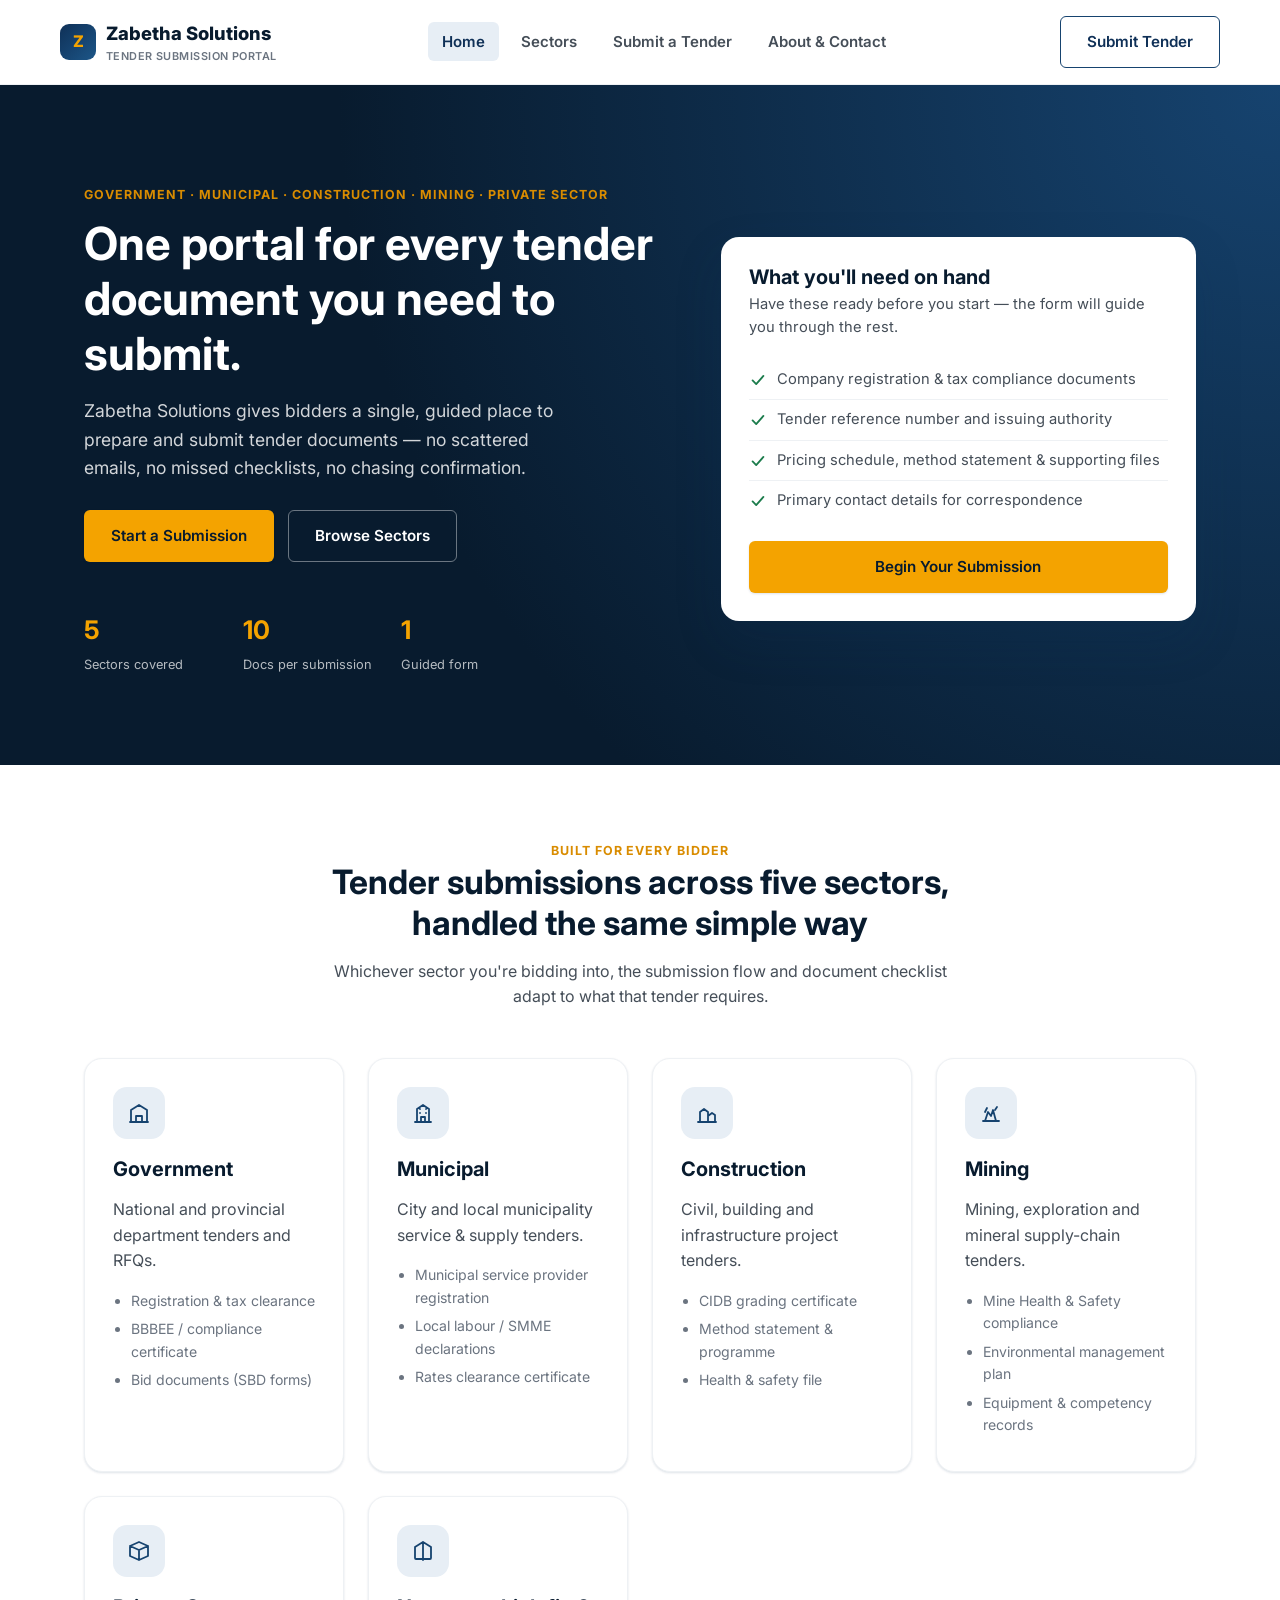
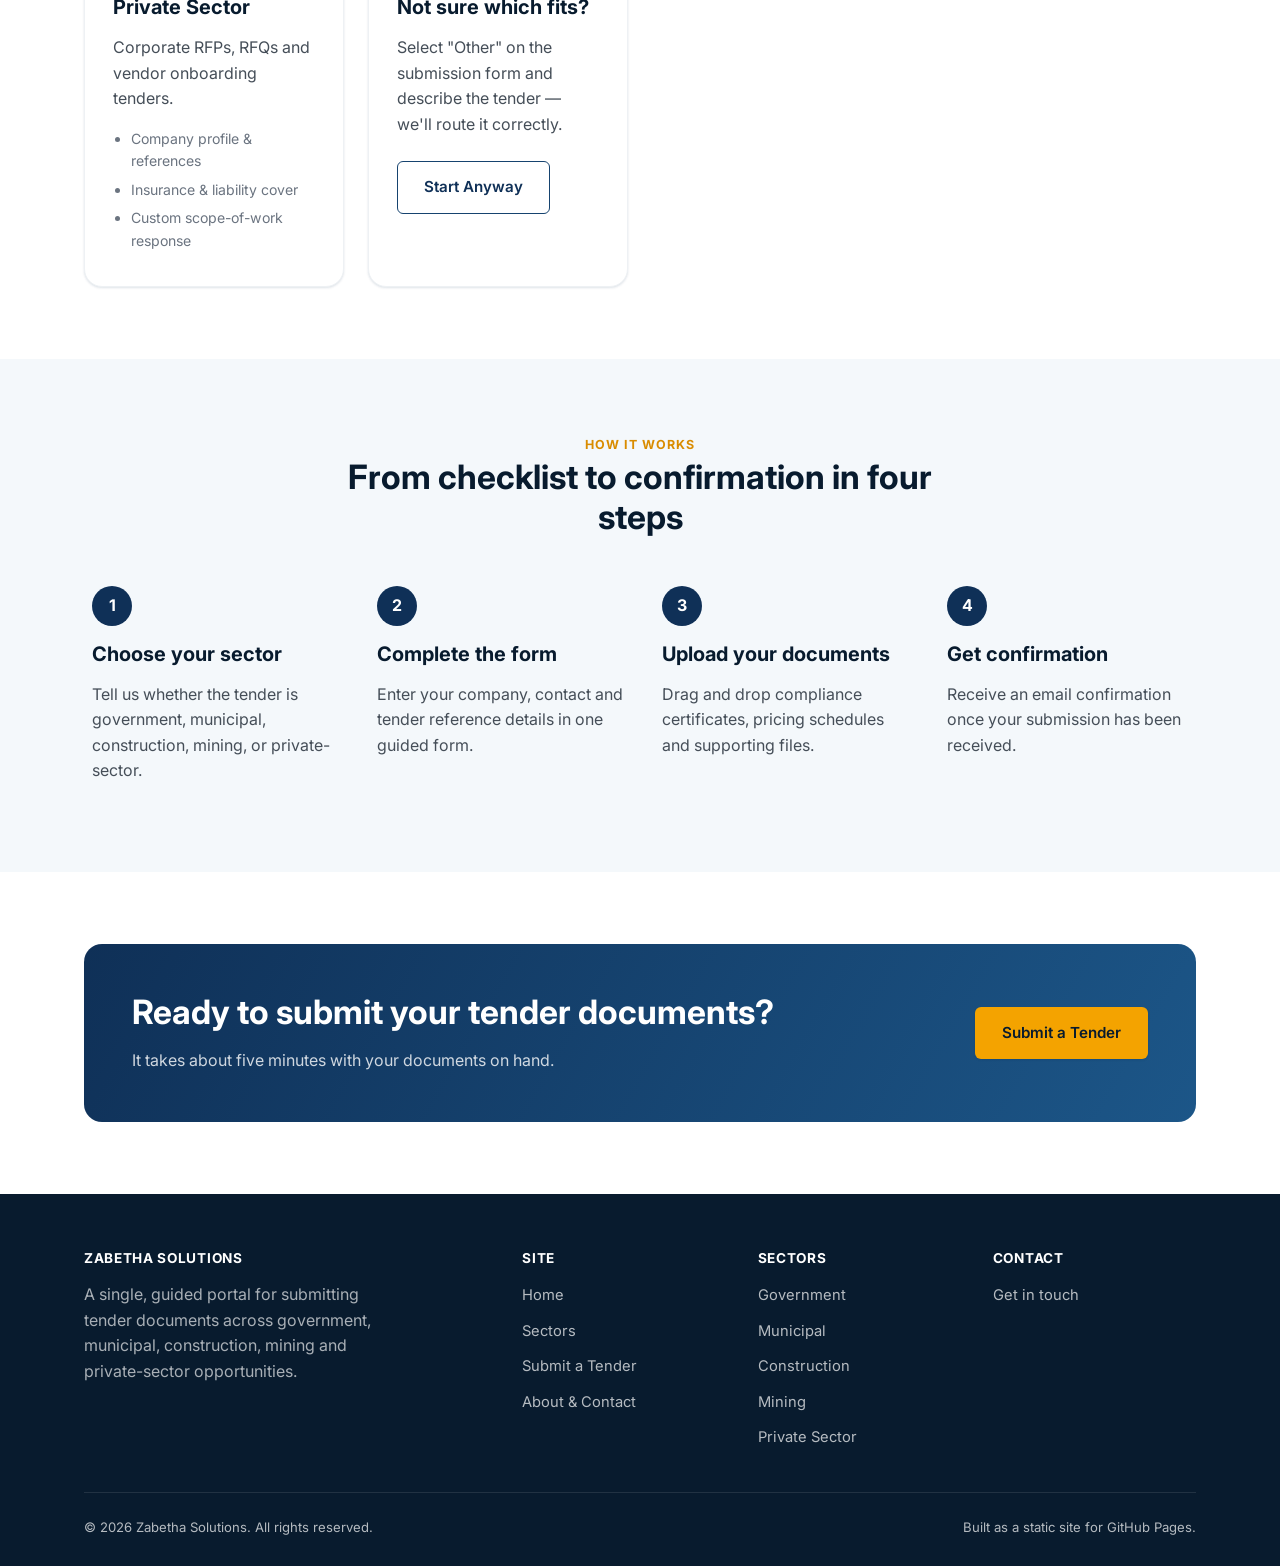
<file: index.html>
<!doctype html>
<html lang="en">
<head>
  <meta charset="UTF-8" />
  <meta name="viewport" content="width=device-width, initial-scale=1.0" />
  <title>Zabetha Solutions — Tender Submission Portal</title>
  <meta name="description" content="Submit government, municipal, construction, mining and private-sector tender documents through one secure, guided portal." />
  <link rel="icon" href="data:image/svg+xml,<svg xmlns=%22http://www.w3.org/2000/svg%22 viewBox=%220 0 100 100%22><rect width=%22100%22 height=%22100%22 rx=%2220%22 fill=%22%230f3057%22/><text x=%2250%22 y=%2266%22 font-size=%2255%22 font-family=%22Arial%22 font-weight=%22bold%22 fill=%22%23f4a300%22 text-anchor=%22middle%22>Z</text></svg>" />
  <link rel="preconnect" href="https://fonts.googleapis.com" />
  <link rel="preconnect" href="https://fonts.gstatic.com" crossorigin />
  <link href="https://fonts.googleapis.com/css2?family=Inter:wght@400;500;600;700;800&display=swap" rel="stylesheet" />
  <link rel="stylesheet" href="assets/css/style.css" />
</head>
<body>

  <header class="site-header">
    <nav class="nav container">
      <a class="brand" href="index.html">
        <span class="brand__mark">Z</span>
        <span>
          Zabetha Solutions
          <span class="brand__sub">Tender Submission Portal</span>
        </span>
      </a>
      <ul class="nav__links">
        <li><a href="index.html" aria-current="page">Home</a></li>
        <li><a href="sectors.html">Sectors</a></li>
        <li><a href="submit.html">Submit a Tender</a></li>
        <li><a href="about.html">About &amp; Contact</a></li>
      </ul>
      <a class="btn btn--outline nav__cta" href="submit.html">Submit Tender</a>
      <button class="nav__toggle" aria-label="Toggle navigation" aria-expanded="false">
        <span></span><span></span><span></span>
      </button>
    </nav>
  </header>

  <main>
    <section class="hero">
      <div class="container hero__grid">
        <div>
          <p class="eyebrow">Government · Municipal · Construction · Mining · Private Sector</p>
          <h1>One portal for every tender document you need to submit.</h1>
          <p class="hero__lede">
            Zabetha Solutions gives bidders a single, guided place to prepare and submit tender
            documents — no scattered emails, no missed checklists, no chasing confirmation.
          </p>
          <div class="hero__actions">
            <a class="btn btn--primary" href="submit.html">Start a Submission</a>
            <a class="btn btn--ghost" href="sectors.html">Browse Sectors</a>
          </div>
          <div class="hero__stats">
            <div class="hero__stat"><strong>5</strong><span>Sectors covered</span></div>
            <div class="hero__stat"><strong>10</strong><span>Docs per submission</span></div>
            <div class="hero__stat"><strong>1</strong><span>Guided form</span></div>
          </div>
        </div>

        <div class="hero__card">
          <h3>What you'll need on hand</h3>
          <p>Have these ready before you start — the form will guide you through the rest.</p>
          <ul class="hero__checklist">
            <li>
              <svg width="18" height="18" viewBox="0 0 20 20" fill="none"><path d="M4 10.5l4 4 8-9" stroke="currentColor" stroke-width="2" stroke-linecap="round" stroke-linejoin="round"/></svg>
              Company registration &amp; tax compliance documents
            </li>
            <li>
              <svg width="18" height="18" viewBox="0 0 20 20" fill="none"><path d="M4 10.5l4 4 8-9" stroke="currentColor" stroke-width="2" stroke-linecap="round" stroke-linejoin="round"/></svg>
              Tender reference number and issuing authority
            </li>
            <li>
              <svg width="18" height="18" viewBox="0 0 20 20" fill="none"><path d="M4 10.5l4 4 8-9" stroke="currentColor" stroke-width="2" stroke-linecap="round" stroke-linejoin="round"/></svg>
              Pricing schedule, method statement &amp; supporting files
            </li>
            <li>
              <svg width="18" height="18" viewBox="0 0 20 20" fill="none"><path d="M4 10.5l4 4 8-9" stroke="currentColor" stroke-width="2" stroke-linecap="round" stroke-linejoin="round"/></svg>
              Primary contact details for correspondence
            </li>
          </ul>
          <a class="btn btn--primary btn--block" href="submit.html">Begin Your Submission</a>
        </div>
      </div>
    </section>

    <section class="section">
      <div class="container">
        <div class="section-head">
          <p class="eyebrow">Built for every bidder</p>
          <h2>Tender submissions across five sectors, handled the same simple way</h2>
          <p>Whichever sector you're bidding into, the submission flow and document checklist adapt to what that tender requires.</p>
        </div>

        <div class="sector-grid">
          <div class="sector-card">
            <div class="sector-card__icon">
              <svg width="24" height="24" viewBox="0 0 24 24" fill="none"><path d="M3 21h18M4 21V9l8-5 8 5v12M9 21v-6h6v6" stroke="currentColor" stroke-width="1.8" stroke-linecap="round" stroke-linejoin="round"/></svg>
            </div>
            <h3>Government</h3>
            <p>National and provincial department tenders and RFQs.</p>
            <ul><li>Registration &amp; tax clearance</li><li>BBBEE / compliance certificate</li><li>Bid documents (SBD forms)</li></ul>
          </div>
          <div class="sector-card">
            <div class="sector-card__icon">
              <svg width="24" height="24" viewBox="0 0 24 24" fill="none"><path d="M4 21h16M6 21V8l6-4 6 4v13M10 21v-5h4v5M9 12h.01M15 12h.01M9 8h.01M15 8h.01" stroke="currentColor" stroke-width="1.8" stroke-linecap="round" stroke-linejoin="round"/></svg>
            </div>
            <h3>Municipal</h3>
            <p>City and local municipality service &amp; supply tenders.</p>
            <ul><li>Municipal service provider registration</li><li>Local labour / SMME declarations</li><li>Rates clearance certificate</li></ul>
          </div>
          <div class="sector-card">
            <div class="sector-card__icon">
              <svg width="24" height="24" viewBox="0 0 24 24" fill="none"><path d="M3 21h18M5 21V11l4-3 4 3v10M13 21v-6l4-3 3 2v7" stroke="currentColor" stroke-width="1.8" stroke-linecap="round" stroke-linejoin="round"/></svg>
            </div>
            <h3>Construction</h3>
            <p>Civil, building and infrastructure project tenders.</p>
            <ul><li>CIDB grading certificate</li><li>Method statement &amp; programme</li><li>Health &amp; safety file</li></ul>
          </div>
          <div class="sector-card">
            <div class="sector-card__icon">
              <svg width="24" height="24" viewBox="0 0 24 24" fill="none"><path d="M4 20h16M6 20l3-9 3 4 2-6 3 11M6 11l2-4M16 9l2-3" stroke="currentColor" stroke-width="1.8" stroke-linecap="round" stroke-linejoin="round"/></svg>
            </div>
            <h3>Mining</h3>
            <p>Mining, exploration and mineral supply-chain tenders.</p>
            <ul><li>Mine Health &amp; Safety compliance</li><li>Environmental management plan</li><li>Equipment &amp; competency records</li></ul>
          </div>
          <div class="sector-card">
            <div class="sector-card__icon">
              <svg width="24" height="24" viewBox="0 0 24 24" fill="none"><path d="M3 7l9-4 9 4-9 4-9-4zM3 7v10l9 4 9-4V7M12 11v10" stroke="currentColor" stroke-width="1.8" stroke-linecap="round" stroke-linejoin="round"/></svg>
            </div>
            <h3>Private Sector</h3>
            <p>Corporate RFPs, RFQs and vendor onboarding tenders.</p>
            <ul><li>Company profile &amp; references</li><li>Insurance &amp; liability cover</li><li>Custom scope-of-work response</li></ul>
          </div>
          <div class="sector-card">
            <div class="sector-card__icon">
              <svg width="24" height="24" viewBox="0 0 24 24" fill="none"><path d="M12 3v18M4 8l8-5 8 5M4 8v11a1 1 0 001 1h14a1 1 0 001-1V8" stroke="currentColor" stroke-width="1.8" stroke-linecap="round" stroke-linejoin="round"/></svg>
            </div>
            <h3>Not sure which fits?</h3>
            <p>Select "Other" on the submission form and describe the tender — we'll route it correctly.</p>
            <a class="btn btn--outline" href="submit.html" style="margin-top: 8px;">Start Anyway</a>
          </div>
        </div>
      </div>
    </section>

    <section class="section section--alt">
      <div class="container">
        <div class="section-head">
          <p class="eyebrow">How it works</p>
          <h2>From checklist to confirmation in four steps</h2>
        </div>
        <div class="steps">
          <div class="step">
            <span class="step__num">1</span>
            <h3>Choose your sector</h3>
            <p>Tell us whether the tender is government, municipal, construction, mining, or private-sector.</p>
          </div>
          <div class="step">
            <span class="step__num">2</span>
            <h3>Complete the form</h3>
            <p>Enter your company, contact and tender reference details in one guided form.</p>
          </div>
          <div class="step">
            <span class="step__num">3</span>
            <h3>Upload your documents</h3>
            <p>Drag and drop compliance certificates, pricing schedules and supporting files.</p>
          </div>
          <div class="step">
            <span class="step__num">4</span>
            <h3>Get confirmation</h3>
            <p>Receive an email confirmation once your submission has been received.</p>
          </div>
        </div>
      </div>
    </section>

    <section class="section">
      <div class="container">
        <div class="cta-band">
          <div>
            <h2>Ready to submit your tender documents?</h2>
            <p>It takes about five minutes with your documents on hand.</p>
          </div>
          <a class="btn btn--primary" href="submit.html">Submit a Tender</a>
        </div>
      </div>
    </section>
  </main>

  <footer class="site-footer">
    <div class="container">
      <div class="footer-grid">
        <div>
          <h4>Zabetha Solutions</h4>
          <p style="color: rgba(255,255,255,0.65); max-width: 32ch;">A single, guided portal for submitting tender documents across government, municipal, construction, mining and private-sector opportunities.</p>
        </div>
        <div>
          <h4>Site</h4>
          <ul>
            <li><a href="index.html">Home</a></li>
            <li><a href="sectors.html">Sectors</a></li>
            <li><a href="submit.html">Submit a Tender</a></li>
            <li><a href="about.html">About &amp; Contact</a></li>
          </ul>
        </div>
        <div>
          <h4>Sectors</h4>
          <ul>
            <li><a href="sectors.html#government">Government</a></li>
            <li><a href="sectors.html#municipal">Municipal</a></li>
            <li><a href="sectors.html#construction">Construction</a></li>
            <li><a href="sectors.html#mining">Mining</a></li>
            <li><a href="sectors.html#private">Private Sector</a></li>
          </ul>
        </div>
        <div>
          <h4>Contact</h4>
          <ul>
            <li><a href="about.html">Get in touch</a></li>
          </ul>
        </div>
      </div>
      <div class="footer-bottom">
        <span>© <span data-year></span> Zabetha Solutions. All rights reserved.</span>
        <span>Built as a static site for GitHub Pages.</span>
      </div>
    </div>
  </footer>

  <script src="assets/js/config.js"></script>
  <script src="assets/js/main.js"></script>
</body>
</html>
</file>
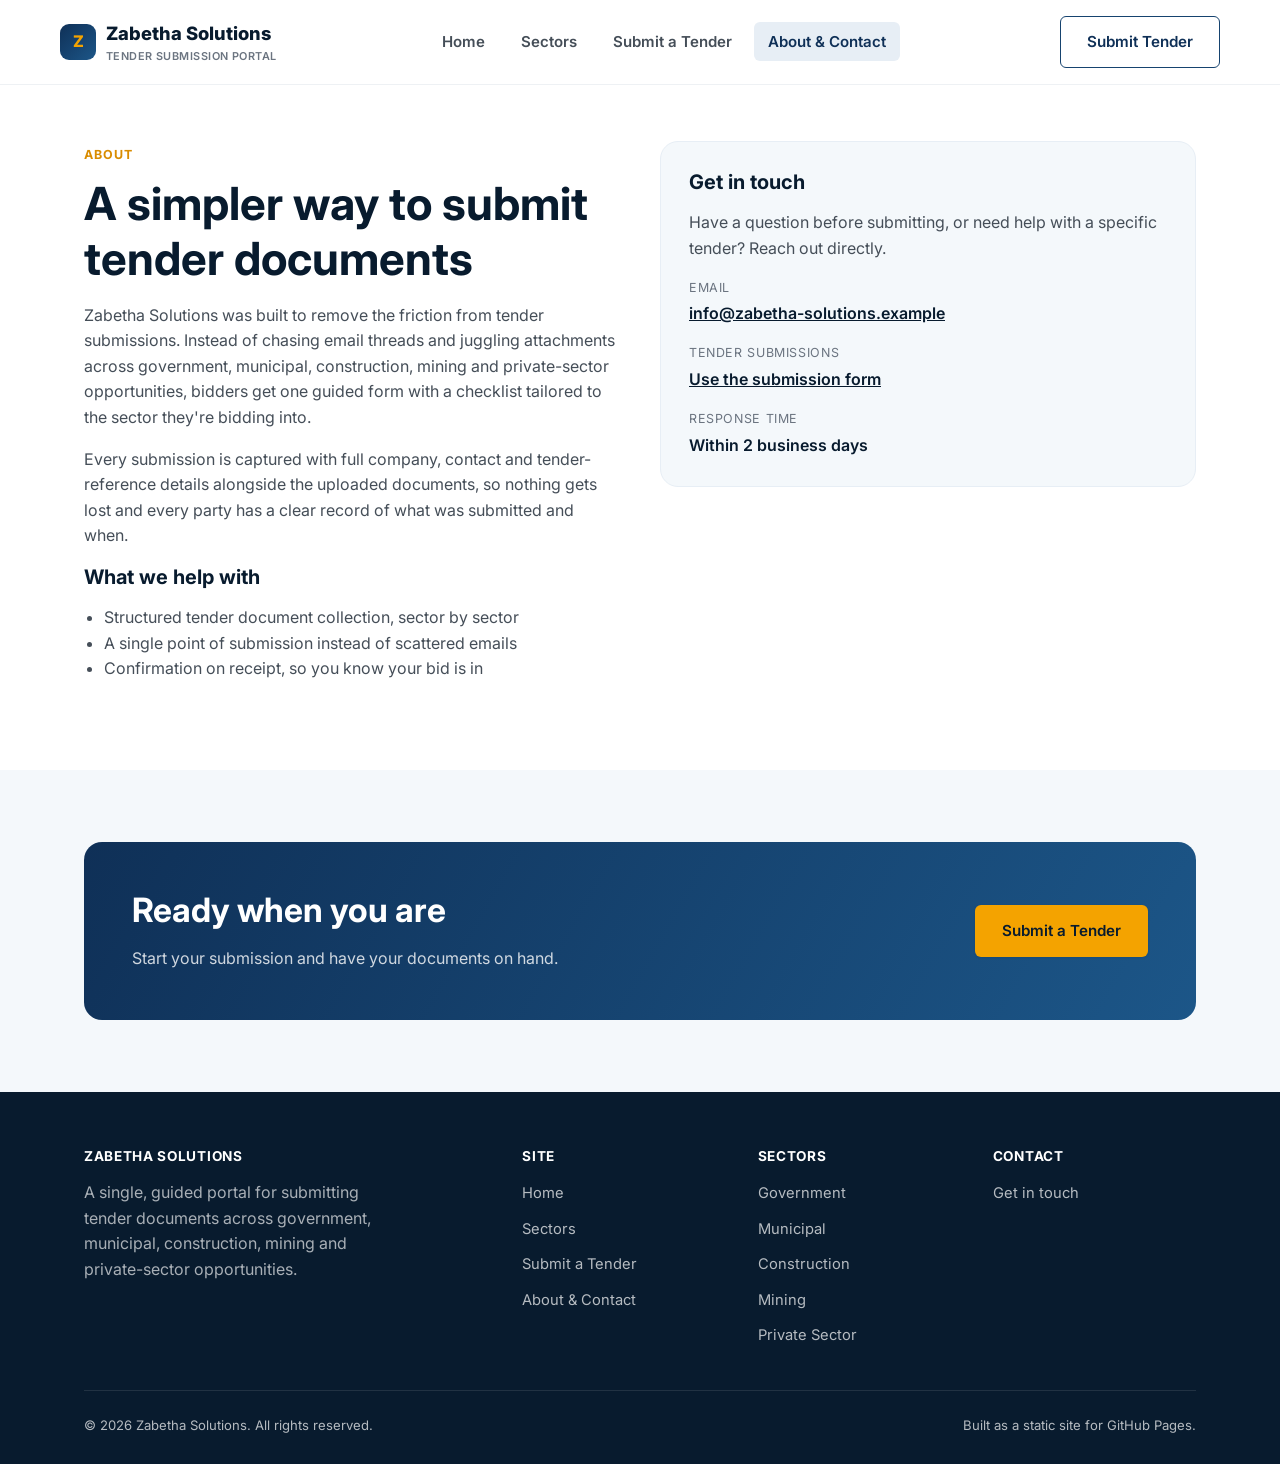
<file: about.html>
<!doctype html>
<html lang="en">
<head>
  <meta charset="UTF-8" />
  <meta name="viewport" content="width=device-width, initial-scale=1.0" />
  <title>About &amp; Contact — Zabetha Solutions</title>
  <meta name="description" content="About Zabetha Solutions and how to get in touch about tender submissions." />
  <link rel="icon" href="data:image/svg+xml,<svg xmlns=%22http://www.w3.org/2000/svg%22 viewBox=%220 0 100 100%22><rect width=%22100%22 height=%22100%22 rx=%2220%22 fill=%22%230f3057%22/><text x=%2250%22 y=%2266%22 font-size=%2255%22 font-family=%22Arial%22 font-weight=%22bold%22 fill=%22%23f4a300%22 text-anchor=%22middle%22>Z</text></svg>" />
  <link rel="preconnect" href="https://fonts.googleapis.com" />
  <link rel="preconnect" href="https://fonts.gstatic.com" crossorigin />
  <link href="https://fonts.googleapis.com/css2?family=Inter:wght@400;500;600;700;800&display=swap" rel="stylesheet" />
  <link rel="stylesheet" href="assets/css/style.css" />
</head>
<body>

  <header class="site-header">
    <nav class="nav container">
      <a class="brand" href="index.html">
        <span class="brand__mark">Z</span>
        <span>
          Zabetha Solutions
          <span class="brand__sub">Tender Submission Portal</span>
        </span>
      </a>
      <ul class="nav__links">
        <li><a href="index.html">Home</a></li>
        <li><a href="sectors.html">Sectors</a></li>
        <li><a href="submit.html">Submit a Tender</a></li>
        <li><a href="about.html" aria-current="page">About &amp; Contact</a></li>
      </ul>
      <a class="btn btn--outline nav__cta" href="submit.html">Submit Tender</a>
      <button class="nav__toggle" aria-label="Toggle navigation" aria-expanded="false">
        <span></span><span></span><span></span>
      </button>
    </nav>
  </header>

  <main>
    <section class="section" style="padding-top: 56px;">
      <div class="container two-col">
        <div>
          <p class="eyebrow">About</p>
          <h1>A simpler way to submit tender documents</h1>
          <p>Zabetha Solutions was built to remove the friction from tender submissions. Instead of chasing email
            threads and juggling attachments across government, municipal, construction, mining and private-sector
            opportunities, bidders get one guided form with a checklist tailored to the sector they're bidding into.</p>
          <p>Every submission is captured with full company, contact and tender-reference details alongside the
            uploaded documents, so nothing gets lost and every party has a clear record of what was submitted and
            when.</p>

          <div class="content-block">
            <h3>What we help with</h3>
            <ul style="color: var(--gray-700); padding-left: 20px;">
              <li>Structured tender document collection, sector by sector</li>
              <li>A single point of submission instead of scattered emails</li>
              <li>Confirmation on receipt, so you know your bid is in</li>
            </ul>
          </div>
        </div>

        <div class="contact-card">
          <h3>Get in touch</h3>
          <p>Have a question before submitting, or need help with a specific tender? Reach out directly.</p>
          <dl>
            <dt>Email</dt>
            <dd><a href="mailto:info@zabetha-solutions.example">info@zabetha-solutions.example</a></dd>
            <dt>Tender submissions</dt>
            <dd><a href="submit.html">Use the submission form</a></dd>
            <dt>Response time</dt>
            <dd>Within 2 business days</dd>
          </dl>
        </div>
      </div>
    </section>

    <section class="section section--alt">
      <div class="container">
        <div class="cta-band">
          <div>
            <h2>Ready when you are</h2>
            <p>Start your submission and have your documents on hand.</p>
          </div>
          <a class="btn btn--primary" href="submit.html">Submit a Tender</a>
        </div>
      </div>
    </section>
  </main>

  <footer class="site-footer">
    <div class="container">
      <div class="footer-grid">
        <div>
          <h4>Zabetha Solutions</h4>
          <p style="color: rgba(255,255,255,0.65); max-width: 32ch;">A single, guided portal for submitting tender documents across government, municipal, construction, mining and private-sector opportunities.</p>
        </div>
        <div>
          <h4>Site</h4>
          <ul>
            <li><a href="index.html">Home</a></li>
            <li><a href="sectors.html">Sectors</a></li>
            <li><a href="submit.html">Submit a Tender</a></li>
            <li><a href="about.html">About &amp; Contact</a></li>
          </ul>
        </div>
        <div>
          <h4>Sectors</h4>
          <ul>
            <li><a href="sectors.html#government">Government</a></li>
            <li><a href="sectors.html#municipal">Municipal</a></li>
            <li><a href="sectors.html#construction">Construction</a></li>
            <li><a href="sectors.html#mining">Mining</a></li>
            <li><a href="sectors.html#private">Private Sector</a></li>
          </ul>
        </div>
        <div>
          <h4>Contact</h4>
          <ul>
            <li><a href="about.html">Get in touch</a></li>
          </ul>
        </div>
      </div>
      <div class="footer-bottom">
        <span>© <span data-year></span> Zabetha Solutions. All rights reserved.</span>
        <span>Built as a static site for GitHub Pages.</span>
      </div>
    </div>
  </footer>

  <script src="assets/js/config.js"></script>
  <script src="assets/js/main.js"></script>
</body>
</html>
</file>
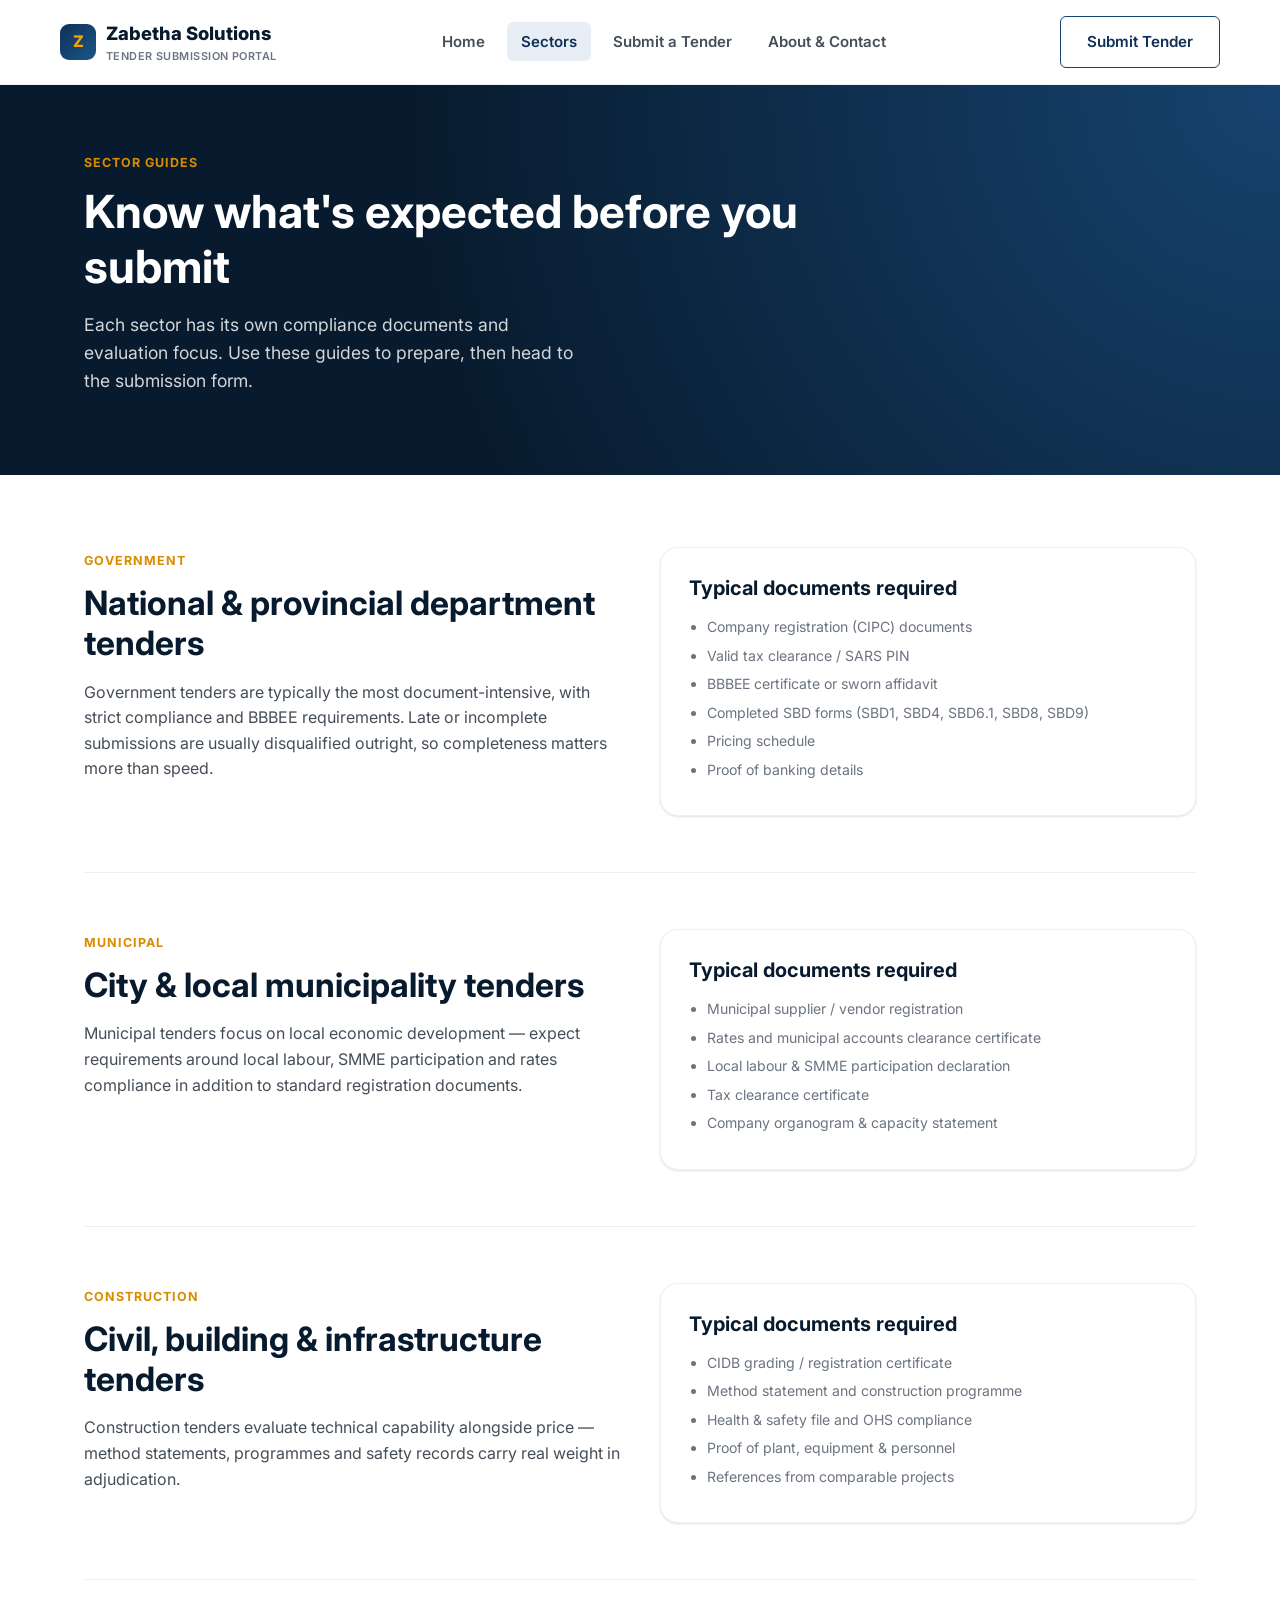
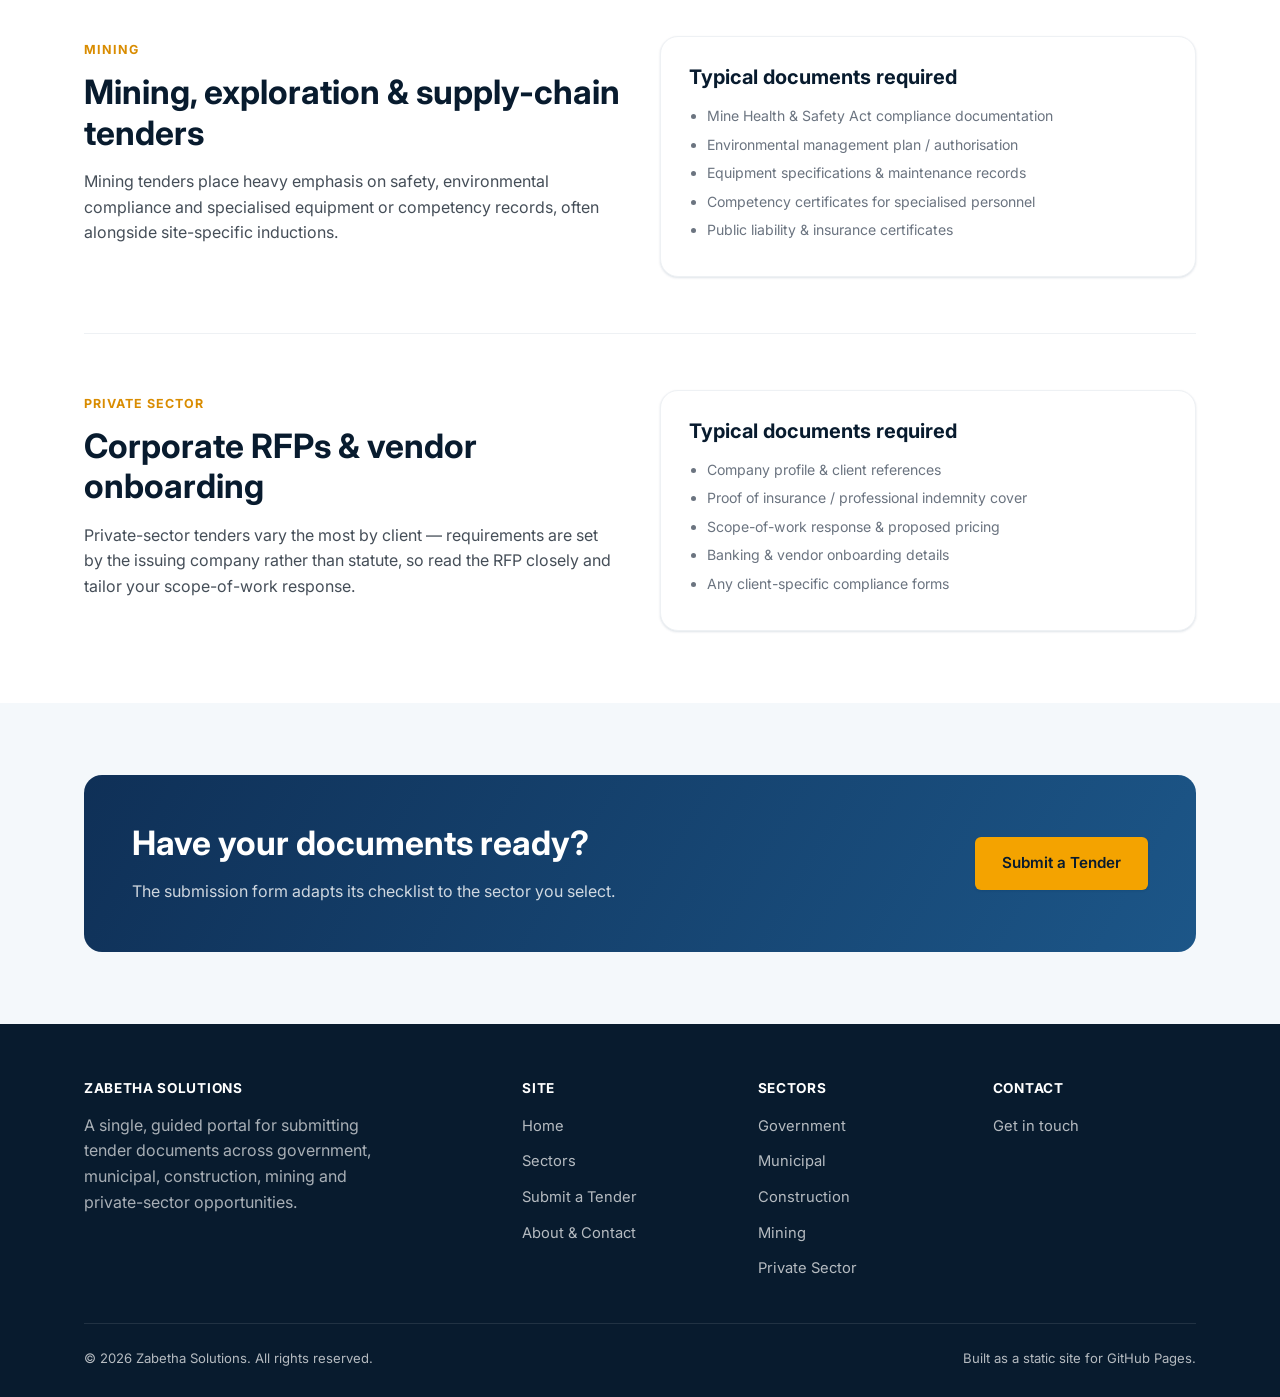
<file: sectors.html>
<!doctype html>
<html lang="en">
<head>
  <meta charset="UTF-8" />
  <meta name="viewport" content="width=device-width, initial-scale=1.0" />
  <title>Sectors — Zabetha Solutions</title>
  <meta name="description" content="Tender submission requirements across government, municipal, construction, mining and private-sector opportunities." />
  <link rel="icon" href="data:image/svg+xml,<svg xmlns=%22http://www.w3.org/2000/svg%22 viewBox=%220 0 100 100%22><rect width=%22100%22 height=%22100%22 rx=%2220%22 fill=%22%230f3057%22/><text x=%2250%22 y=%2266%22 font-size=%2255%22 font-family=%22Arial%22 font-weight=%22bold%22 fill=%22%23f4a300%22 text-anchor=%22middle%22>Z</text></svg>" />
  <link rel="preconnect" href="https://fonts.googleapis.com" />
  <link rel="preconnect" href="https://fonts.gstatic.com" crossorigin />
  <link href="https://fonts.googleapis.com/css2?family=Inter:wght@400;500;600;700;800&display=swap" rel="stylesheet" />
  <link rel="stylesheet" href="assets/css/style.css" />
</head>
<body>

  <header class="site-header">
    <nav class="nav container">
      <a class="brand" href="index.html">
        <span class="brand__mark">Z</span>
        <span>
          Zabetha Solutions
          <span class="brand__sub">Tender Submission Portal</span>
        </span>
      </a>
      <ul class="nav__links">
        <li><a href="index.html">Home</a></li>
        <li><a href="sectors.html" aria-current="page">Sectors</a></li>
        <li><a href="submit.html">Submit a Tender</a></li>
        <li><a href="about.html">About &amp; Contact</a></li>
      </ul>
      <a class="btn btn--outline nav__cta" href="submit.html">Submit Tender</a>
      <button class="nav__toggle" aria-label="Toggle navigation" aria-expanded="false">
        <span></span><span></span><span></span>
      </button>
    </nav>
  </header>

  <main>
    <section class="hero" style="padding: 64px 0;">
      <div class="container">
        <p class="eyebrow">Sector guides</p>
        <h1 style="max-width: 24ch;">Know what's expected before you submit</h1>
        <p class="hero__lede">Each sector has its own compliance documents and evaluation focus. Use these guides to prepare, then head to the submission form.</p>
      </div>
    </section>

    <section class="section">
      <div class="container">

        <div id="government" class="content-block two-col">
          <div>
            <p class="eyebrow">Government</p>
            <h2>National &amp; provincial department tenders</h2>
            <p>Government tenders are typically the most document-intensive, with strict compliance and BBBEE requirements. Late or incomplete submissions are usually disqualified outright, so completeness matters more than speed.</p>
          </div>
          <div class="sector-card">
            <h3>Typical documents required</h3>
            <ul>
              <li>Company registration (CIPC) documents</li>
              <li>Valid tax clearance / SARS PIN</li>
              <li>BBBEE certificate or sworn affidavit</li>
              <li>Completed SBD forms (SBD1, SBD4, SBD6.1, SBD8, SBD9)</li>
              <li>Pricing schedule</li>
              <li>Proof of banking details</li>
            </ul>
          </div>
        </div>

        <hr style="border: none; border-top: 1px solid var(--gray-100); margin: 56px 0;" />

        <div id="municipal" class="content-block two-col">
          <div>
            <p class="eyebrow">Municipal</p>
            <h2>City &amp; local municipality tenders</h2>
            <p>Municipal tenders focus on local economic development — expect requirements around local labour, SMME participation and rates compliance in addition to standard registration documents.</p>
          </div>
          <div class="sector-card">
            <h3>Typical documents required</h3>
            <ul>
              <li>Municipal supplier / vendor registration</li>
              <li>Rates and municipal accounts clearance certificate</li>
              <li>Local labour &amp; SMME participation declaration</li>
              <li>Tax clearance certificate</li>
              <li>Company organogram &amp; capacity statement</li>
            </ul>
          </div>
        </div>

        <hr style="border: none; border-top: 1px solid var(--gray-100); margin: 56px 0;" />

        <div id="construction" class="content-block two-col">
          <div>
            <p class="eyebrow">Construction</p>
            <h2>Civil, building &amp; infrastructure tenders</h2>
            <p>Construction tenders evaluate technical capability alongside price — method statements, programmes and safety records carry real weight in adjudication.</p>
          </div>
          <div class="sector-card">
            <h3>Typical documents required</h3>
            <ul>
              <li>CIDB grading / registration certificate</li>
              <li>Method statement and construction programme</li>
              <li>Health &amp; safety file and OHS compliance</li>
              <li>Proof of plant, equipment &amp; personnel</li>
              <li>References from comparable projects</li>
            </ul>
          </div>
        </div>

        <hr style="border: none; border-top: 1px solid var(--gray-100); margin: 56px 0;" />

        <div id="mining" class="content-block two-col">
          <div>
            <p class="eyebrow">Mining</p>
            <h2>Mining, exploration &amp; supply-chain tenders</h2>
            <p>Mining tenders place heavy emphasis on safety, environmental compliance and specialised equipment or competency records, often alongside site-specific inductions.</p>
          </div>
          <div class="sector-card">
            <h3>Typical documents required</h3>
            <ul>
              <li>Mine Health &amp; Safety Act compliance documentation</li>
              <li>Environmental management plan / authorisation</li>
              <li>Equipment specifications &amp; maintenance records</li>
              <li>Competency certificates for specialised personnel</li>
              <li>Public liability &amp; insurance certificates</li>
            </ul>
          </div>
        </div>

        <hr style="border: none; border-top: 1px solid var(--gray-100); margin: 56px 0;" />

        <div id="private" class="content-block two-col">
          <div>
            <p class="eyebrow">Private Sector</p>
            <h2>Corporate RFPs &amp; vendor onboarding</h2>
            <p>Private-sector tenders vary the most by client — requirements are set by the issuing company rather than statute, so read the RFP closely and tailor your scope-of-work response.</p>
          </div>
          <div class="sector-card">
            <h3>Typical documents required</h3>
            <ul>
              <li>Company profile &amp; client references</li>
              <li>Proof of insurance / professional indemnity cover</li>
              <li>Scope-of-work response &amp; proposed pricing</li>
              <li>Banking &amp; vendor onboarding details</li>
              <li>Any client-specific compliance forms</li>
            </ul>
          </div>
        </div>

      </div>
    </section>

    <section class="section section--alt">
      <div class="container">
        <div class="cta-band">
          <div>
            <h2>Have your documents ready?</h2>
            <p>The submission form adapts its checklist to the sector you select.</p>
          </div>
          <a class="btn btn--primary" href="submit.html">Submit a Tender</a>
        </div>
      </div>
    </section>
  </main>

  <footer class="site-footer">
    <div class="container">
      <div class="footer-grid">
        <div>
          <h4>Zabetha Solutions</h4>
          <p style="color: rgba(255,255,255,0.65); max-width: 32ch;">A single, guided portal for submitting tender documents across government, municipal, construction, mining and private-sector opportunities.</p>
        </div>
        <div>
          <h4>Site</h4>
          <ul>
            <li><a href="index.html">Home</a></li>
            <li><a href="sectors.html">Sectors</a></li>
            <li><a href="submit.html">Submit a Tender</a></li>
            <li><a href="about.html">About &amp; Contact</a></li>
          </ul>
        </div>
        <div>
          <h4>Sectors</h4>
          <ul>
            <li><a href="sectors.html#government">Government</a></li>
            <li><a href="sectors.html#municipal">Municipal</a></li>
            <li><a href="sectors.html#construction">Construction</a></li>
            <li><a href="sectors.html#mining">Mining</a></li>
            <li><a href="sectors.html#private">Private Sector</a></li>
          </ul>
        </div>
        <div>
          <h4>Contact</h4>
          <ul>
            <li><a href="about.html">Get in touch</a></li>
          </ul>
        </div>
      </div>
      <div class="footer-bottom">
        <span>© <span data-year></span> Zabetha Solutions. All rights reserved.</span>
        <span>Built as a static site for GitHub Pages.</span>
      </div>
    </div>
  </footer>

  <script src="assets/js/config.js"></script>
  <script src="assets/js/main.js"></script>
</body>
</html>
</file>
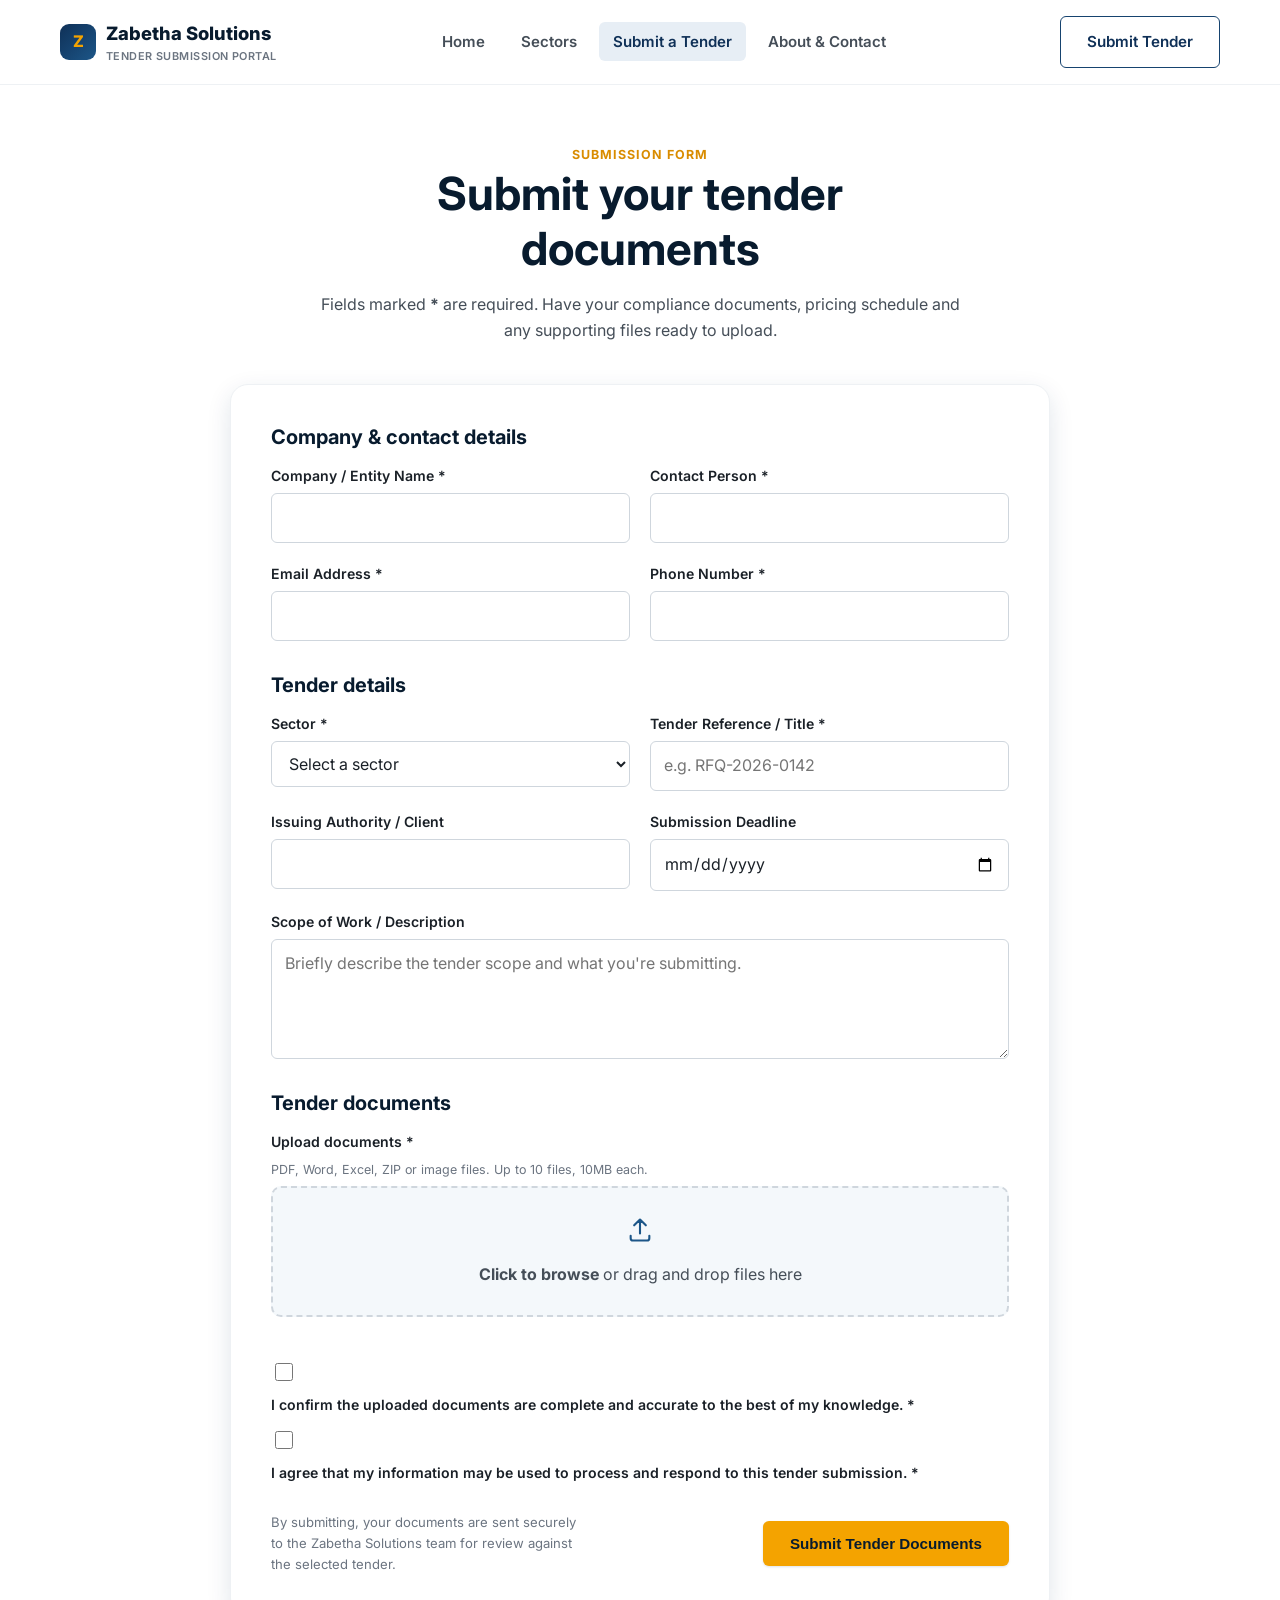
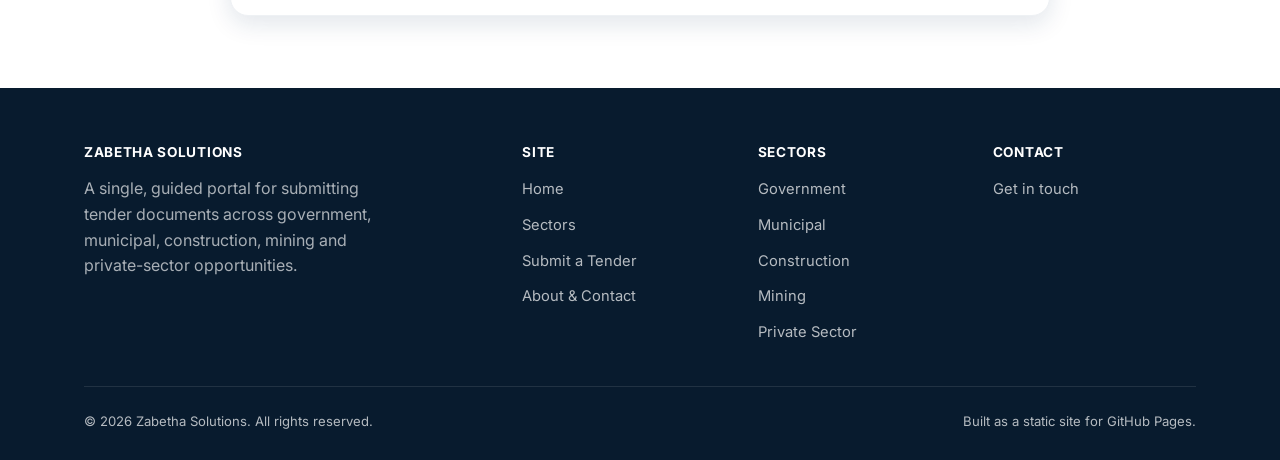
<file: submit.html>
<!doctype html>
<html lang="en">
<head>
  <meta charset="UTF-8" />
  <meta name="viewport" content="width=device-width, initial-scale=1.0" />
  <title>Submit a Tender — Zabetha Solutions</title>
  <meta name="description" content="Submit your tender documents for government, municipal, construction, mining or private-sector opportunities." />
  <link rel="icon" href="data:image/svg+xml,<svg xmlns=%22http://www.w3.org/2000/svg%22 viewBox=%220 0 100 100%22><rect width=%22100%22 height=%22100%22 rx=%2220%22 fill=%22%230f3057%22/><text x=%2250%22 y=%2266%22 font-size=%2255%22 font-family=%22Arial%22 font-weight=%22bold%22 fill=%22%23f4a300%22 text-anchor=%22middle%22>Z</text></svg>" />
  <link rel="preconnect" href="https://fonts.googleapis.com" />
  <link rel="preconnect" href="https://fonts.gstatic.com" crossorigin />
  <link href="https://fonts.googleapis.com/css2?family=Inter:wght@400;500;600;700;800&display=swap" rel="stylesheet" />
  <link rel="stylesheet" href="assets/css/style.css" />
</head>
<body>

  <div id="setup-banner" class="setup-banner" style="display:none;">
    Submission delivery isn't configured yet. Open <code>assets/js/config.js</code> and set
    <code>contactEmail</code> to start receiving real submissions via
    <a href="https://formsubmit.co" target="_blank" rel="noopener">FormSubmit.co</a>.
  </div>

  <header class="site-header">
    <nav class="nav container">
      <a class="brand" href="index.html">
        <span class="brand__mark">Z</span>
        <span>
          Zabetha Solutions
          <span class="brand__sub">Tender Submission Portal</span>
        </span>
      </a>
      <ul class="nav__links">
        <li><a href="index.html">Home</a></li>
        <li><a href="sectors.html">Sectors</a></li>
        <li><a href="submit.html" aria-current="page">Submit a Tender</a></li>
        <li><a href="about.html">About &amp; Contact</a></li>
      </ul>
      <a class="btn btn--outline nav__cta" href="submit.html">Submit Tender</a>
      <button class="nav__toggle" aria-label="Toggle navigation" aria-expanded="false">
        <span></span><span></span><span></span>
      </button>
    </nav>
  </header>

  <main>
    <section class="section" style="padding-top: 56px;">
      <div class="container">
        <div class="section-head" style="margin-bottom: 40px;">
          <p class="eyebrow">Submission form</p>
          <h1>Submit your tender documents</h1>
          <p>Fields marked <strong>*</strong> are required. Have your compliance documents, pricing schedule and any supporting files ready to upload.</p>
        </div>

        <div class="form-shell" style="max-width: 820px; margin: 0 auto;">
          <form id="tender-form" method="POST" enctype="multipart/form-data" novalidate>

            <!-- Honeypot field for spam protection (kept off-screen, must stay empty) -->
            <input type="text" name="_honey" style="display:none" tabindex="-1" autocomplete="off" />
            <input type="hidden" name="_subject" value="New tender submission — Zabetha Solutions" />
            <input type="hidden" name="_captcha" value="false" />
            <input type="hidden" name="_template" value="table" />

            <h3>Company &amp; contact details</h3>
            <div class="form-grid">
              <div class="field">
                <label for="company">Company / Entity Name *</label>
                <input type="text" id="company" name="Company Name" required />
                <span class="field__error">Please enter your company or entity name.</span>
              </div>
              <div class="field">
                <label for="contact-name">Contact Person *</label>
                <input type="text" id="contact-name" name="Contact Person" required />
                <span class="field__error">Please enter a contact person.</span>
              </div>
              <div class="field">
                <label for="email">Email Address *</label>
                <input type="email" id="email" name="Email" required />
                <span class="field__error">Please enter a valid email address.</span>
              </div>
              <div class="field">
                <label for="phone">Phone Number *</label>
                <input type="tel" id="phone" name="Phone" required />
                <span class="field__error">Please enter a contact number.</span>
              </div>
            </div>

            <h3 style="margin-top: 32px;">Tender details</h3>
            <div class="form-grid">
              <div class="field">
                <label for="sector">Sector *</label>
                <select id="sector" name="Sector" required>
                  <option value="" disabled selected>Select a sector</option>
                  <option value="Government">Government</option>
                  <option value="Municipal">Municipal</option>
                  <option value="Construction">Construction</option>
                  <option value="Mining">Mining</option>
                  <option value="Private Sector">Private Sector</option>
                  <option value="Other">Other</option>
                </select>
                <span class="field__error">Please select a sector.</span>
              </div>
              <div class="field">
                <label for="tender-ref">Tender Reference / Title *</label>
                <input type="text" id="tender-ref" name="Tender Reference" required placeholder="e.g. RFQ-2026-0142" />
                <span class="field__error">Please enter the tender reference or title.</span>
              </div>
              <div class="field">
                <label for="issuing-authority">Issuing Authority / Client</label>
                <input type="text" id="issuing-authority" name="Issuing Authority" />
              </div>
              <div class="field">
                <label for="deadline">Submission Deadline</label>
                <input type="date" id="deadline" name="Submission Deadline" />
              </div>
              <div class="field field--full">
                <label for="description">Scope of Work / Description</label>
                <textarea id="description" name="Description" placeholder="Briefly describe the tender scope and what you're submitting."></textarea>
              </div>
            </div>

            <h3 style="margin-top: 32px;">Tender documents</h3>
            <div class="field field--full">
              <label for="documents">Upload documents *</label>
              <span class="hint">PDF, Word, Excel, ZIP or image files. Up to 10 files, 10MB each.</span>
              <div class="file-drop" tabindex="0" role="button" aria-label="Upload tender documents">
                <svg width="28" height="28" viewBox="0 0 24 24" fill="none"><path d="M12 15V3m0 0L7 8m5-5l5 5M4 17v2a2 2 0 002 2h12a2 2 0 002-2v-2" stroke="currentColor" stroke-width="1.8" stroke-linecap="round" stroke-linejoin="round"/></svg>
                <p style="margin: 0;"><strong>Click to browse</strong> or drag and drop files here</p>
                <input type="file" id="documents" name="Documents[]" multiple accept=".pdf,.doc,.docx,.xls,.xlsx,.zip,.jpg,.jpeg,.png" />
              </div>
              <ul class="file-list"></ul>
            </div>

            <div class="field checkbox-field" style="margin-top: 24px;">
              <input type="checkbox" id="confirm-docs" name="Confirmation - Documents Complete" value="Yes" required />
              <label for="confirm-docs">I confirm the uploaded documents are complete and accurate to the best of my knowledge. *</label>
            </div>
            <div class="field checkbox-field" style="margin-top: 12px;">
              <input type="checkbox" id="confirm-terms" name="Confirmation - Terms Agreed" value="Yes" required />
              <label for="confirm-terms">I agree that my information may be used to process and respond to this tender submission. *</label>
            </div>

            <div class="form-footer">
              <p style="margin: 0; font-size: 0.82rem; color: var(--gray-500); max-width: 40ch;">
                By submitting, your documents are sent securely to the Zabetha Solutions team for review against the selected tender.
              </p>
              <button type="submit" class="btn btn--primary">Submit Tender Documents</button>
            </div>

            <div class="form-status" role="status" aria-live="polite"></div>
          </form>
        </div>
      </div>
    </section>
  </main>

  <footer class="site-footer">
    <div class="container">
      <div class="footer-grid">
        <div>
          <h4>Zabetha Solutions</h4>
          <p style="color: rgba(255,255,255,0.65); max-width: 32ch;">A single, guided portal for submitting tender documents across government, municipal, construction, mining and private-sector opportunities.</p>
        </div>
        <div>
          <h4>Site</h4>
          <ul>
            <li><a href="index.html">Home</a></li>
            <li><a href="sectors.html">Sectors</a></li>
            <li><a href="submit.html">Submit a Tender</a></li>
            <li><a href="about.html">About &amp; Contact</a></li>
          </ul>
        </div>
        <div>
          <h4>Sectors</h4>
          <ul>
            <li><a href="sectors.html#government">Government</a></li>
            <li><a href="sectors.html#municipal">Municipal</a></li>
            <li><a href="sectors.html#construction">Construction</a></li>
            <li><a href="sectors.html#mining">Mining</a></li>
            <li><a href="sectors.html#private">Private Sector</a></li>
          </ul>
        </div>
        <div>
          <h4>Contact</h4>
          <ul>
            <li><a href="about.html">Get in touch</a></li>
          </ul>
        </div>
      </div>
      <div class="footer-bottom">
        <span>© <span data-year></span> Zabetha Solutions. All rights reserved.</span>
        <span>Built as a static site for GitHub Pages.</span>
      </div>
    </div>
  </footer>

  <script src="assets/js/config.js"></script>
  <script src="assets/js/main.js"></script>
</body>
</html>
</file>
<file: assets/css/style.css>
/* ==========================================================================
   Zabetha Solutions — Tender Submission Portal
   ========================================================================== */

:root {
  --navy-950: #081b2e;
  --navy-900: #0f3057;
  --navy-800: #16436f;
  --navy-700: #1c5688;
  --navy-100: #e7eef5;
  --navy-50: #f4f8fb;

  --amber-500: #f4a300;
  --amber-600: #d98c00;
  --amber-100: #fef1d6;

  --gray-900: #1a2027;
  --gray-700: #454e58;
  --gray-500: #6b7480;
  --gray-300: #cfd6dd;
  --gray-100: #eef1f4;
  --white: #ffffff;

  --success: #1c7c4c;
  --error: #c0392b;

  --radius-sm: 6px;
  --radius-md: 10px;
  --radius-lg: 18px;

  --shadow-sm: 0 1px 3px rgba(15, 48, 87, 0.08), 0 1px 2px rgba(15, 48, 87, 0.06);
  --shadow-md: 0 8px 24px rgba(15, 48, 87, 0.12);
  --shadow-lg: 0 20px 48px rgba(15, 48, 87, 0.16);

  --max-width: 1160px;
  --font-sans: "Inter", -apple-system, BlinkMacSystemFont, "Segoe UI", Roboto, Helvetica, Arial, sans-serif;
}

* {
  box-sizing: border-box;
}

html {
  scroll-behavior: smooth;
}

body {
  margin: 0;
  font-family: var(--font-sans);
  color: var(--gray-900);
  background: var(--white);
  line-height: 1.6;
  -webkit-font-smoothing: antialiased;
}

img {
  max-width: 100%;
  display: block;
}

a {
  color: inherit;
}

.container {
  width: 100%;
  max-width: var(--max-width);
  margin: 0 auto;
  padding: 0 24px;
}

h1, h2, h3, h4 {
  font-weight: 700;
  line-height: 1.2;
  margin: 0 0 16px;
  color: var(--navy-950);
}

h1 { font-size: clamp(2rem, 4vw, 2.85rem); }
h2 { font-size: clamp(1.5rem, 3vw, 2.1rem); }
h3 { font-size: 1.25rem; }

p { margin: 0 0 16px; color: var(--gray-700); }

.eyebrow {
  display: inline-flex;
  align-items: center;
  gap: 8px;
  font-size: 0.78rem;
  font-weight: 700;
  letter-spacing: 0.08em;
  text-transform: uppercase;
  color: var(--amber-600);
  margin-bottom: 12px;
}

.section {
  padding: 72px 0;
}

.section--alt {
  background: var(--navy-50);
}

.section-head {
  max-width: 640px;
  margin: 0 auto 48px;
  text-align: center;
}

.section-head p {
  margin: 0;
}

/* ---------- Buttons ---------- */

.btn {
  display: inline-flex;
  align-items: center;
  justify-content: center;
  gap: 8px;
  padding: 13px 26px;
  border-radius: var(--radius-sm);
  font-weight: 600;
  font-size: 0.95rem;
  text-decoration: none;
  border: 1px solid transparent;
  cursor: pointer;
  transition: transform 0.15s ease, box-shadow 0.15s ease, background 0.15s ease, border-color 0.15s ease;
}

.btn:active { transform: translateY(1px); }

.btn--primary {
  background: var(--amber-500);
  color: var(--navy-950);
  box-shadow: var(--shadow-sm);
}

.btn--primary:hover {
  background: var(--amber-600);
  box-shadow: var(--shadow-md);
}

.btn--ghost {
  background: transparent;
  border-color: rgba(255, 255, 255, 0.4);
  color: var(--white);
}

.btn--ghost:hover {
  background: rgba(255, 255, 255, 0.12);
}

.btn--outline {
  background: transparent;
  border-color: var(--navy-800);
  color: var(--navy-900);
}

.btn--outline:hover {
  background: var(--navy-900);
  color: var(--white);
}

.btn--block {
  width: 100%;
}

.btn:disabled {
  opacity: 0.6;
  cursor: not-allowed;
  transform: none;
}

/* ---------- Header / Nav ---------- */

.site-header {
  position: sticky;
  top: 0;
  z-index: 100;
  background: var(--white);
  border-bottom: 1px solid var(--gray-100);
}

.nav {
  display: flex;
  align-items: center;
  justify-content: space-between;
  padding: 16px 0;
}

.brand {
  display: flex;
  align-items: center;
  gap: 10px;
  text-decoration: none;
  font-weight: 800;
  font-size: 1.15rem;
  color: var(--navy-950);
}

.brand__mark {
  width: 36px;
  height: 36px;
  border-radius: 9px;
  background: linear-gradient(135deg, var(--navy-900), var(--navy-700));
  display: flex;
  align-items: center;
  justify-content: center;
  color: var(--amber-500);
  font-weight: 800;
  font-size: 1rem;
  flex-shrink: 0;
}

.brand__sub {
  display: block;
  font-size: 0.68rem;
  font-weight: 600;
  letter-spacing: 0.04em;
  color: var(--gray-500);
  text-transform: uppercase;
}

.nav__links {
  display: flex;
  align-items: center;
  gap: 8px;
  list-style: none;
  margin: 0;
  padding: 0;
}

.nav__links a {
  text-decoration: none;
  color: var(--gray-700);
  font-weight: 600;
  font-size: 0.94rem;
  padding: 10px 14px;
  border-radius: var(--radius-sm);
  transition: background 0.15s ease, color 0.15s ease;
}

.nav__links a:hover,
.nav__links a[aria-current="page"] {
  background: var(--navy-100);
  color: var(--navy-900);
}

.nav__cta {
  margin-left: 8px;
}

.nav__toggle {
  display: none;
  background: none;
  border: 1px solid var(--gray-300);
  border-radius: var(--radius-sm);
  padding: 8px 10px;
  cursor: pointer;
}

.nav__toggle span {
  display: block;
  width: 20px;
  height: 2px;
  background: var(--navy-950);
  margin: 4px 0;
}

/* ---------- Hero ---------- */

.hero {
  background: radial-gradient(circle at top right, var(--navy-800), var(--navy-950) 65%);
  color: var(--white);
  padding: 96px 0 88px;
}

.hero__grid {
  display: grid;
  grid-template-columns: 1.1fr 0.9fr;
  gap: 56px;
  align-items: center;
}

.hero h1 {
  color: var(--white);
}

.hero__lede {
  font-size: 1.1rem;
  color: rgba(255, 255, 255, 0.82);
  max-width: 46ch;
}

.hero__actions {
  display: flex;
  gap: 14px;
  flex-wrap: wrap;
  margin-top: 28px;
}

.hero__stats {
  display: grid;
  grid-template-columns: repeat(3, 1fr);
  gap: 16px;
  margin-top: 48px;
  max-width: 460px;
}

.hero__stat strong {
  display: block;
  font-size: 1.6rem;
  color: var(--amber-500);
}

.hero__stat span {
  font-size: 0.8rem;
  color: rgba(255, 255, 255, 0.7);
}

.hero__card {
  background: var(--white);
  border-radius: var(--radius-lg);
  padding: 28px;
  box-shadow: var(--shadow-lg);
  color: var(--gray-900);
}

.hero__card h3 {
  margin-bottom: 4px;
}

.hero__card p {
  font-size: 0.92rem;
}

.hero__checklist {
  list-style: none;
  margin: 20px 0;
  padding: 0;
}

.hero__checklist li {
  display: flex;
  gap: 10px;
  align-items: flex-start;
  padding: 8px 0;
  border-top: 1px solid var(--gray-100);
  font-size: 0.92rem;
  color: var(--gray-700);
}

.hero__checklist li:first-child { border-top: none; }

.hero__checklist svg {
  flex-shrink: 0;
  margin-top: 3px;
  color: var(--success);
}

/* ---------- Sector cards ---------- */

.sector-grid {
  display: grid;
  grid-template-columns: repeat(auto-fit, minmax(240px, 1fr));
  gap: 24px;
}

.sector-card {
  background: var(--white);
  border: 1px solid var(--gray-100);
  border-radius: var(--radius-lg);
  padding: 28px;
  box-shadow: var(--shadow-sm);
  transition: transform 0.18s ease, box-shadow 0.18s ease;
}

.sector-card:hover {
  transform: translateY(-4px);
  box-shadow: var(--shadow-md);
}

.sector-card__icon {
  width: 52px;
  height: 52px;
  border-radius: 14px;
  background: var(--navy-100);
  color: var(--navy-800);
  display: flex;
  align-items: center;
  justify-content: center;
  margin-bottom: 18px;
}

.sector-card ul {
  margin: 14px 0 0;
  padding-left: 18px;
  color: var(--gray-500);
  font-size: 0.88rem;
}

.sector-card li { margin-bottom: 6px; }

/* ---------- Steps ---------- */

.steps {
  display: grid;
  grid-template-columns: repeat(auto-fit, minmax(220px, 1fr));
  gap: 28px;
  counter-reset: step;
}

.step {
  position: relative;
  padding-left: 8px;
}

.step__num {
  display: inline-flex;
  align-items: center;
  justify-content: center;
  width: 40px;
  height: 40px;
  border-radius: 50%;
  background: var(--navy-900);
  color: var(--white);
  font-weight: 700;
  margin-bottom: 16px;
}

/* ---------- Forms ---------- */

.form-shell {
  background: var(--white);
  border: 1px solid var(--gray-100);
  border-radius: var(--radius-lg);
  box-shadow: var(--shadow-md);
  padding: 40px;
}

.form-grid {
  display: grid;
  grid-template-columns: repeat(2, 1fr);
  gap: 20px;
}

.form-grid--full,
.field--full {
  grid-column: 1 / -1;
}

.field {
  display: flex;
  flex-direction: column;
  gap: 6px;
}

.field label {
  font-size: 0.88rem;
  font-weight: 600;
  color: var(--gray-900);
}

.field .hint {
  font-size: 0.78rem;
  color: var(--gray-500);
}

.field input,
.field select,
.field textarea {
  font: inherit;
  padding: 11px 13px;
  border: 1px solid var(--gray-300);
  border-radius: var(--radius-sm);
  background: var(--white);
  color: var(--gray-900);
  width: 100%;
}

.field input:focus,
.field select:focus,
.field textarea:focus {
  outline: none;
  border-color: var(--navy-700);
  box-shadow: 0 0 0 3px rgba(28, 86, 136, 0.15);
}

.field textarea {
  resize: vertical;
  min-height: 120px;
}

.field--error input,
.field--error select,
.field--error textarea {
  border-color: var(--error);
}

.field__error {
  font-size: 0.78rem;
  color: var(--error);
  display: none;
}

.field--error .field__error {
  display: block;
}

.checkbox-field {
  display: flex;
  align-items: flex-start;
  gap: 10px;
  font-size: 0.88rem;
  color: var(--gray-700);
}

.checkbox-field input {
  width: 18px;
  height: 18px;
  margin-top: 2px;
  accent-color: var(--navy-800);
}

.file-drop {
  border: 2px dashed var(--gray-300);
  border-radius: var(--radius-md);
  padding: 28px;
  text-align: center;
  background: var(--navy-50);
  cursor: pointer;
  transition: border-color 0.15s ease, background 0.15s ease;
}

.file-drop:hover,
.file-drop.is-dragover {
  border-color: var(--navy-700);
  background: var(--navy-100);
}

.file-drop input { display: none; }

.file-drop svg {
  color: var(--navy-700);
  margin-bottom: 10px;
}

.file-list {
  list-style: none;
  margin: 14px 0 0;
  padding: 0;
  display: flex;
  flex-direction: column;
  gap: 8px;
}

.file-list li {
  display: flex;
  align-items: center;
  justify-content: space-between;
  gap: 12px;
  background: var(--gray-100);
  border-radius: var(--radius-sm);
  padding: 8px 12px;
  font-size: 0.84rem;
  color: var(--gray-700);
}

.file-list button {
  background: none;
  border: none;
  color: var(--error);
  cursor: pointer;
  font-size: 0.8rem;
  font-weight: 600;
}

.form-footer {
  display: flex;
  align-items: center;
  justify-content: space-between;
  gap: 20px;
  margin-top: 28px;
  flex-wrap: wrap;
}

.form-status {
  border-radius: var(--radius-sm);
  padding: 14px 16px;
  font-size: 0.9rem;
  margin-top: 20px;
  display: none;
}

.form-status.is-visible { display: block; }

.form-status--success {
  background: #eaf7ef;
  color: var(--success);
  border: 1px solid #bfe6cd;
}

.form-status--error {
  background: #fdecea;
  color: var(--error);
  border: 1px solid #f3c1ba;
}

.form-status--loading {
  background: var(--navy-50);
  color: var(--navy-800);
  border: 1px solid var(--navy-100);
}

/* ---------- Setup notice ---------- */

.setup-banner {
  background: var(--amber-100);
  border-bottom: 1px solid #f0d18a;
  color: #7a5400;
  font-size: 0.86rem;
  text-align: center;
  padding: 10px 16px;
}

.setup-banner code {
  background: rgba(0,0,0,0.06);
  padding: 2px 6px;
  border-radius: 4px;
}

.setup-banner a { text-decoration: underline; }

/* ---------- Trust strip ---------- */

.trust-strip {
  display: grid;
  grid-template-columns: repeat(auto-fit, minmax(200px, 1fr));
  gap: 24px;
  text-align: center;
}

.trust-strip .stat strong {
  display: block;
  font-size: 1.9rem;
  color: var(--navy-900);
}

.trust-strip .stat span {
  color: var(--gray-500);
  font-size: 0.88rem;
}

/* ---------- CTA band ---------- */

.cta-band {
  background: linear-gradient(120deg, var(--navy-900), var(--navy-700));
  color: var(--white);
  border-radius: var(--radius-lg);
  padding: 48px;
  display: flex;
  align-items: center;
  justify-content: space-between;
  gap: 24px;
  flex-wrap: wrap;
}

.cta-band h2, .cta-band p { color: var(--white); }
.cta-band p { color: rgba(255,255,255,0.8); margin: 0; }

/* ---------- Content pages (About) ---------- */

.content-block + .content-block {
  margin-top: 40px;
}

.two-col {
  display: grid;
  grid-template-columns: 1fr 1fr;
  gap: 40px;
  align-items: start;
}

.contact-card {
  background: var(--navy-50);
  border-radius: var(--radius-lg);
  padding: 28px;
  border: 1px solid var(--navy-100);
}

.contact-card dl {
  margin: 0;
}

.contact-card dt {
  font-size: 0.78rem;
  text-transform: uppercase;
  letter-spacing: 0.05em;
  color: var(--gray-500);
  margin-top: 16px;
}

.contact-card dt:first-child { margin-top: 0; }

.contact-card dd {
  margin: 4px 0 0;
  font-weight: 600;
  color: var(--navy-950);
}

/* ---------- Footer ---------- */

.site-footer {
  background: var(--navy-950);
  color: rgba(255, 255, 255, 0.7);
  padding: 56px 0 28px;
}

.footer-grid {
  display: grid;
  grid-template-columns: 2fr 1fr 1fr 1fr;
  gap: 32px;
  padding-bottom: 32px;
  border-bottom: 1px solid rgba(255, 255, 255, 0.1);
}

.footer-grid h4 {
  color: var(--white);
  font-size: 0.85rem;
  text-transform: uppercase;
  letter-spacing: 0.05em;
  margin-bottom: 16px;
}

.footer-grid ul {
  list-style: none;
  margin: 0;
  padding: 0;
}

.footer-grid li {
  margin-bottom: 10px;
}

.footer-grid a {
  text-decoration: none;
  color: rgba(255, 255, 255, 0.7);
  font-size: 0.92rem;
}

.footer-grid a:hover {
  color: var(--amber-500);
}

.footer-bottom {
  display: flex;
  justify-content: space-between;
  align-items: center;
  padding-top: 24px;
  font-size: 0.82rem;
  flex-wrap: wrap;
  gap: 12px;
}

/* ---------- Responsive ---------- */

@media (max-width: 860px) {
  .hero__grid { grid-template-columns: 1fr; }
  .form-grid { grid-template-columns: 1fr; }
  .two-col { grid-template-columns: 1fr; }
  .footer-grid { grid-template-columns: repeat(2, 1fr); }
}

@media (max-width: 720px) {
  .nav__links, .nav__cta { display: none; }
  .nav__toggle { display: block; }
  .nav.is-open .nav__links {
    display: flex;
    flex-direction: column;
    position: absolute;
    top: 100%;
    left: 0;
    right: 0;
    background: var(--white);
    padding: 12px 24px 20px;
    border-bottom: 1px solid var(--gray-100);
    box-shadow: var(--shadow-md);
  }
  .nav.is-open .nav__cta {
    display: flex;
    position: absolute;
    top: calc(100% + 1px);
    margin-top: 190px;
  }
  .hero__stats { grid-template-columns: repeat(3, 1fr); }
  .cta-band { flex-direction: column; text-align: center; }
  .form-shell { padding: 24px; }
  .footer-grid { grid-template-columns: 1fr; }
}
</file>
